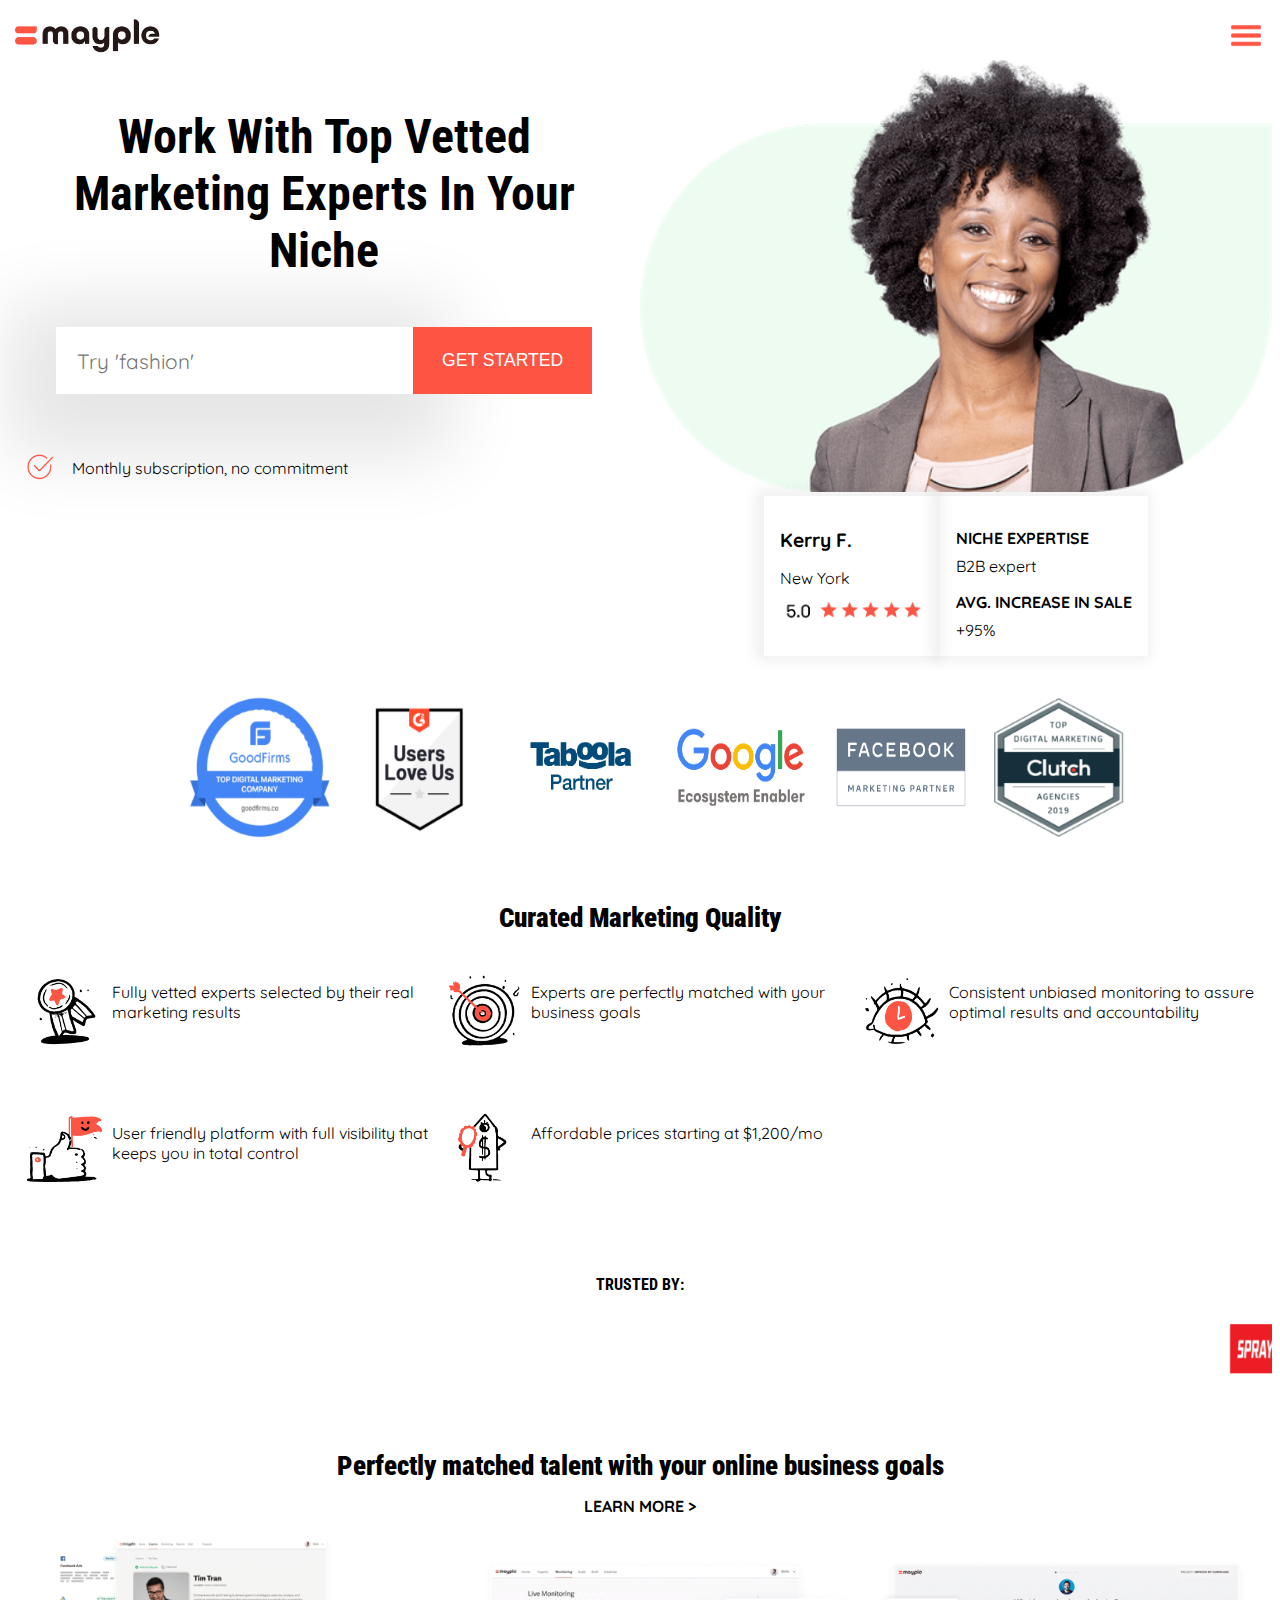
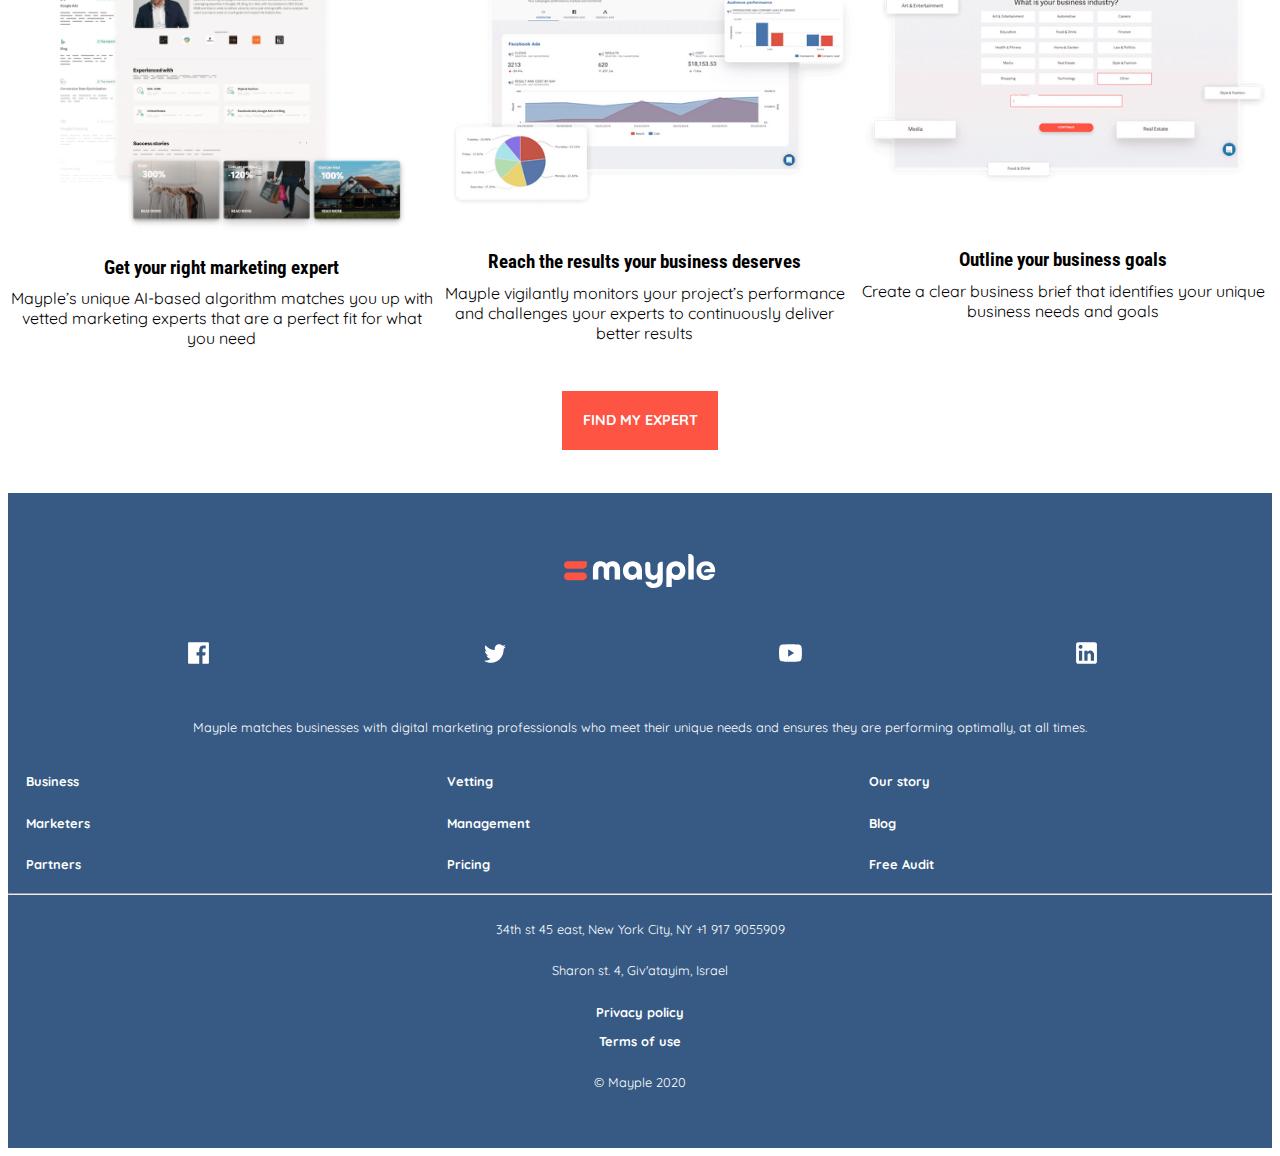
<file: index.html>
<!doctype html>
<html lang="nl">
	
	<head>
		<meta charset="UTF-8">
		<meta name="author" content="Michelle Schoen">
		<meta name="viewport" content="width=device-width, initial-scale=1">
		
		<title>Mayble nagebouwd</title>
		
		<link href="styles/style.css" rel="stylesheet">
		<link href="https://fonts.googleapis.com/css2?family=Roboto+Condensed:wght@400;700&display=swap" rel="stylesheet">
		<link href="https://fonts.googleapis.com/css2?family=Quicksand&display=swap" rel="stylesheet">
		<link href="https://fonts.googleapis.com/css2?family=Quicksand:wght@600&display=swap" rel="stylesheet">
	</head>
	<body>
		<header>
			<a href="index.html">
				<img src="images/logo.png" alt="logo van Mayple">
			</a>
			<button id="hamburger">
			<img src="images/icon.png" alt="menu">
			</button>
			<nav>
				<a href="#" tabindex=0>How can we help? </a>
				<a href="#" tabindex=0>Quality Standard</a>
				<a href="#" tabindex=0>Pricing</a>
				<a href="ourstory.html" tabindex=0>Our Story</a>
				<a href="#" tabindex=0>Blog</a>
				<hr>
				<div>
					<a href="#" tabindex=0>Apply as an expert</a>
					<a href="#" tabindex=0>Log In</a>
					<a href="#"tabindex=0>Get started</a>
				</div>
				
			</nav>
		</header>
		<main>
			<div>
				<h1>Work With Top Vetted Marketing Experts In Your Niche</h1>
				<form action="#">
					<input type= "search" name="search" placeholder="Try 'fashion'" tabindex=0>
					<input type= "submit" value="Get started" tabindex=0>
				</form>
				<div>
					<img src="images/icon3.png" alt="menu">
					<p>Monthly subscription, no commitment</p>
				</div>
			</div>
			<div>
				<img src="images/persoon1.png" alt="lachend persoon" id="persoon">
				<article>
					<div>
						<h2 id="naam-persoon"></h2>
						<p id="locatie"></p>
						<img src="images/sterren.png">
					</div>
					<div >
						<h3>NICHE EXPERTISE</h3>
						<p id="expertise"></p>
						
						<h3>AVG. INCREASE IN SALE</h3>
						<p id="sales"></p>
					</div>
				</article>
			</div>
			<ul>
				<li><img src="images/sponsor1.png"></li>
				<li><img src="images/sponsor2.png"></li>
				<li><img src="images/sponsor3.png"></li>
				<li><img src="images/sponsor4.png"></li>
				<li><img src="images/sponsor5.png"></li>
				<li><img src="images/sponsor6.png"></li>
			</ul>
			<hr>
			
		</main>
		<!-- section 1 -->
		<section>
			<h2>Curated Marketing Quality</h2>
			<ul>
				<li> <img src="images/lijst0.png">Fully vetted experts selected by their real marketing results</li>
				<li> <img src="images/lijst1.png">Experts are perfectly matched with your business goals</li>
				<li><img src="images/lijst2.png">Consistent unbiased monitoring to assure optimal results and accountability
					<li><img src="images/lijst3.png">User friendly platform with full visibility that keeps you in total control</li>
					<li><img src="images/lijst4.png">Affordable prices starting at $1,200/mo</li>
				</ul>
				<h2>Trusted by:</h2>
				<marquee behavior="scroll" direction="left">
				<img src="images/trusted1.png" width="120" height="80" alt="Natural" />
				<img src="images/trusted2.png" width="120" height="80" alt="Natural" />
				<img src="images/trusted3.png" width="120" height="80" alt="Natural" />
				<img src="images/trusted5.png" width="120" height="80" alt="
				Natural" />
				<img src="images/trusted6.png" width="120" height="80" alt="Natural" />
				<img src="images/trusted7.png" width="120" height="80" alt="Natural" />
				</marquee>
			</section>
			<!-- section 2 -->
			<section>
				<h2> Perfectly matched talent with your online business goals </h2>
				<a href="default.asp" tabindex=0>LEARN MORE >
				</a>
				<!-- carrousel -->
				<div !-- id="carrousel" -->
					<article>
						<img src="images/fotocar1.png">
						<h3>Get your right marketing expert</h3>
						<p>Mayple’s unique AI-based algorithm matches you up with vetted marketing experts that are a perfect fit for what you need</p>
					</article>
					<article>
						<img src="images/fotocar2.png">
						<h3>Reach the results your business deserves</h3>
						<p>Mayple vigilantly monitors your project’s performance and challenges your experts to continuously deliver better results</p>
					</article>
					<article>
						<img src="images/fotocar3.png">
						<h3>Outline your business goals</h3>
						<p>Create a clear business brief that identifies your unique business needs and goals</p>
					</article>
				</div>
				<!-- pijltjes carrousel -->
				<div>
					<button id="pijllinks" tabindex=0><img src="images/pijllinks.png"></button>
					<button id="pijlrechts" tabindex=0><img src="images/pijlrechts.png"></button>
				</div>
				<a href="#" tabindex=0>find my expert</a>
			</section>
			<footer>
				<a href="#"><img src="images/logofooter.svg"></a>
				<div>
					<a href="#"><img src="images/social1.svg"></a>
					<a href="#"><img src="images/social2.svg"></a>
					<a href="#"><img src="images/social3.svg"></a>
					<a href="#"><img src="images/social4.svg"></a>
				</div>
				<p>Mayple matches businesses with digital marketing professionals who meet their unique needs and ensures they are performing optimally, at all times.</p>
				<div>
					<a href="#" tabindex=0>Business </a>
					<a href="#" tabindex=0>Vetting</a>
					<a href="#" tabindex=0>Our story</a>
					<a href="#" tabindex=0>Marketers</a>
					<a href="#" tabindex=0>Management</a>
					<a href="#" tabindex=0>Blog</a>
					<a href="#" tabindex=0>Partners</a>
					<a href="#" tabindex=0>Pricing</a>
					<a href="#" tabindex=0>Free Audit</a>
				</div>
				<hr>
				<p>34th st 45 east, New York City, NY +1 917 9055909</p>
				<p>Sharon st. 4, Giv'atayim, Israel</p>
				<a href="#" tabindex=0>Privacy policy</a>
				<a href="#" tabindex=0>Terms of use</a>
				<p>© Mayple 2020</p>
			</div>
		</footer>
		<script src="scripts/script.js"></script>
	</body>
</html>
</file>
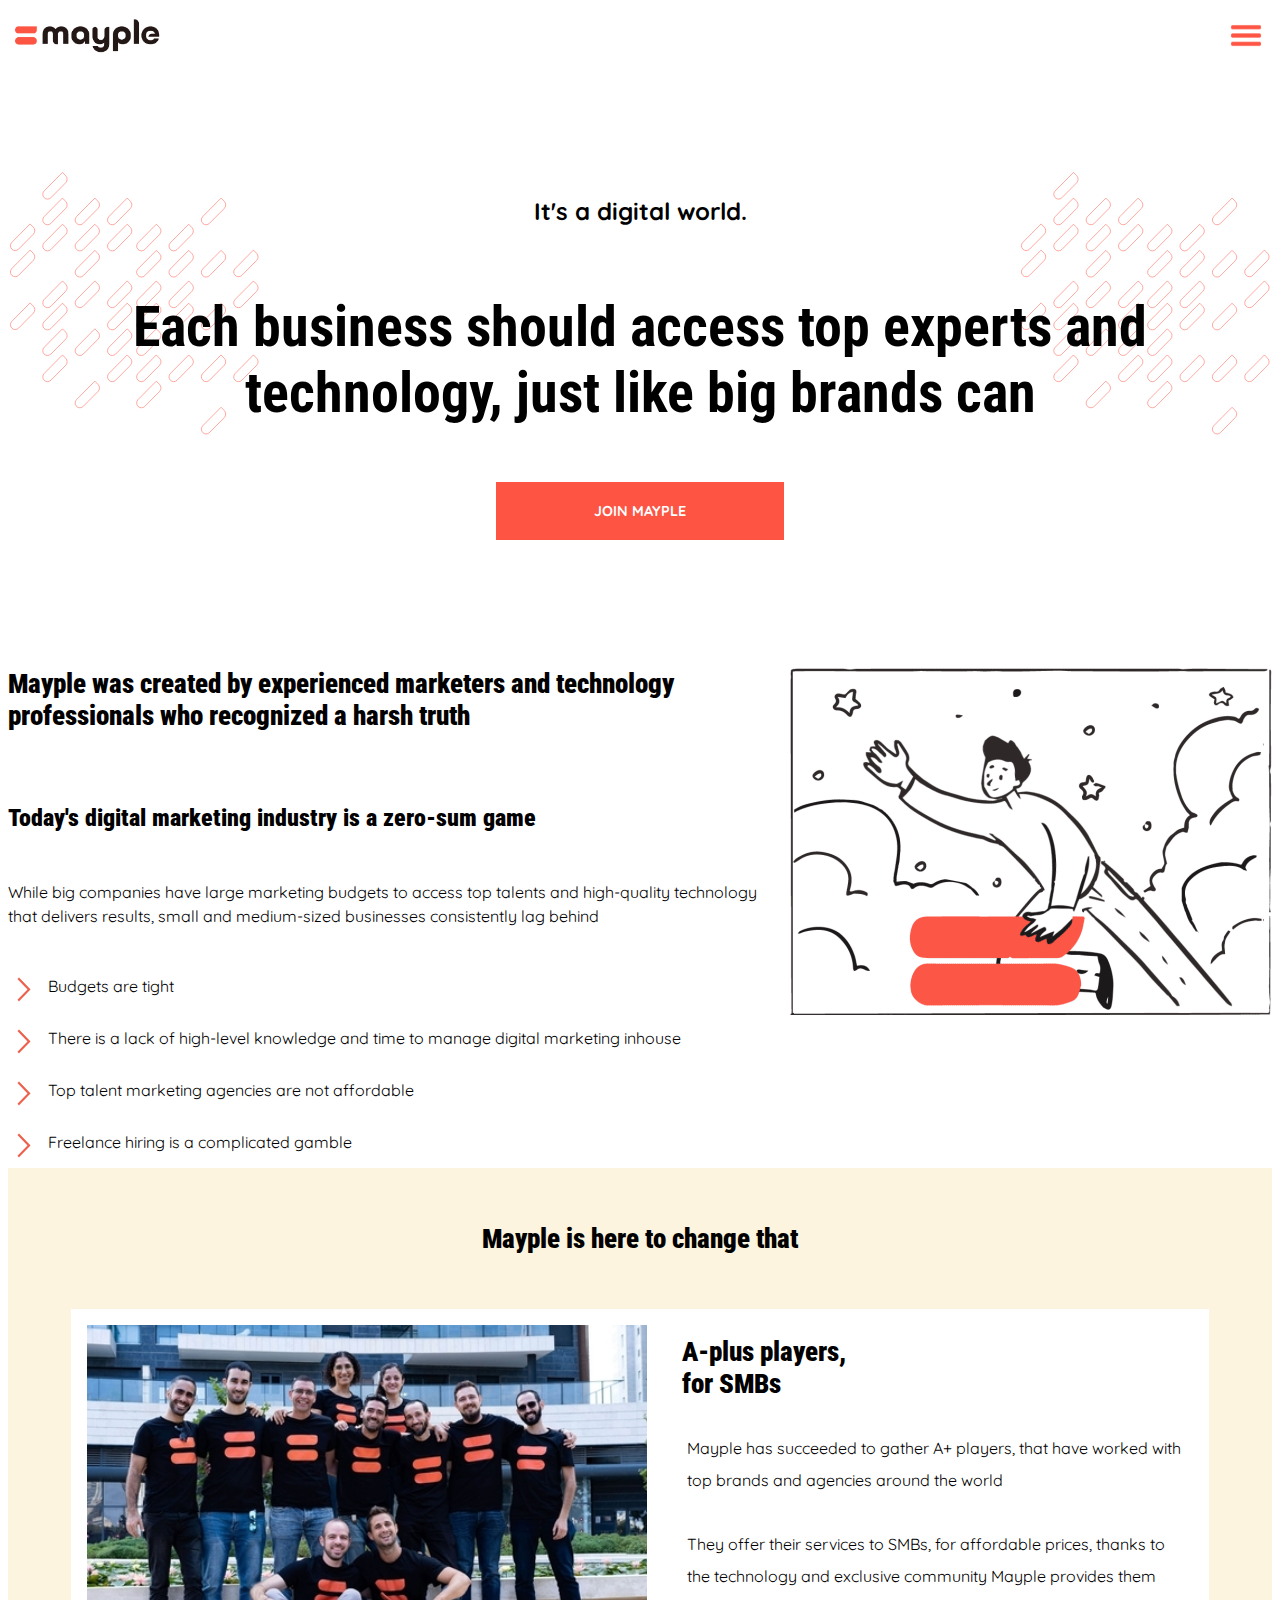
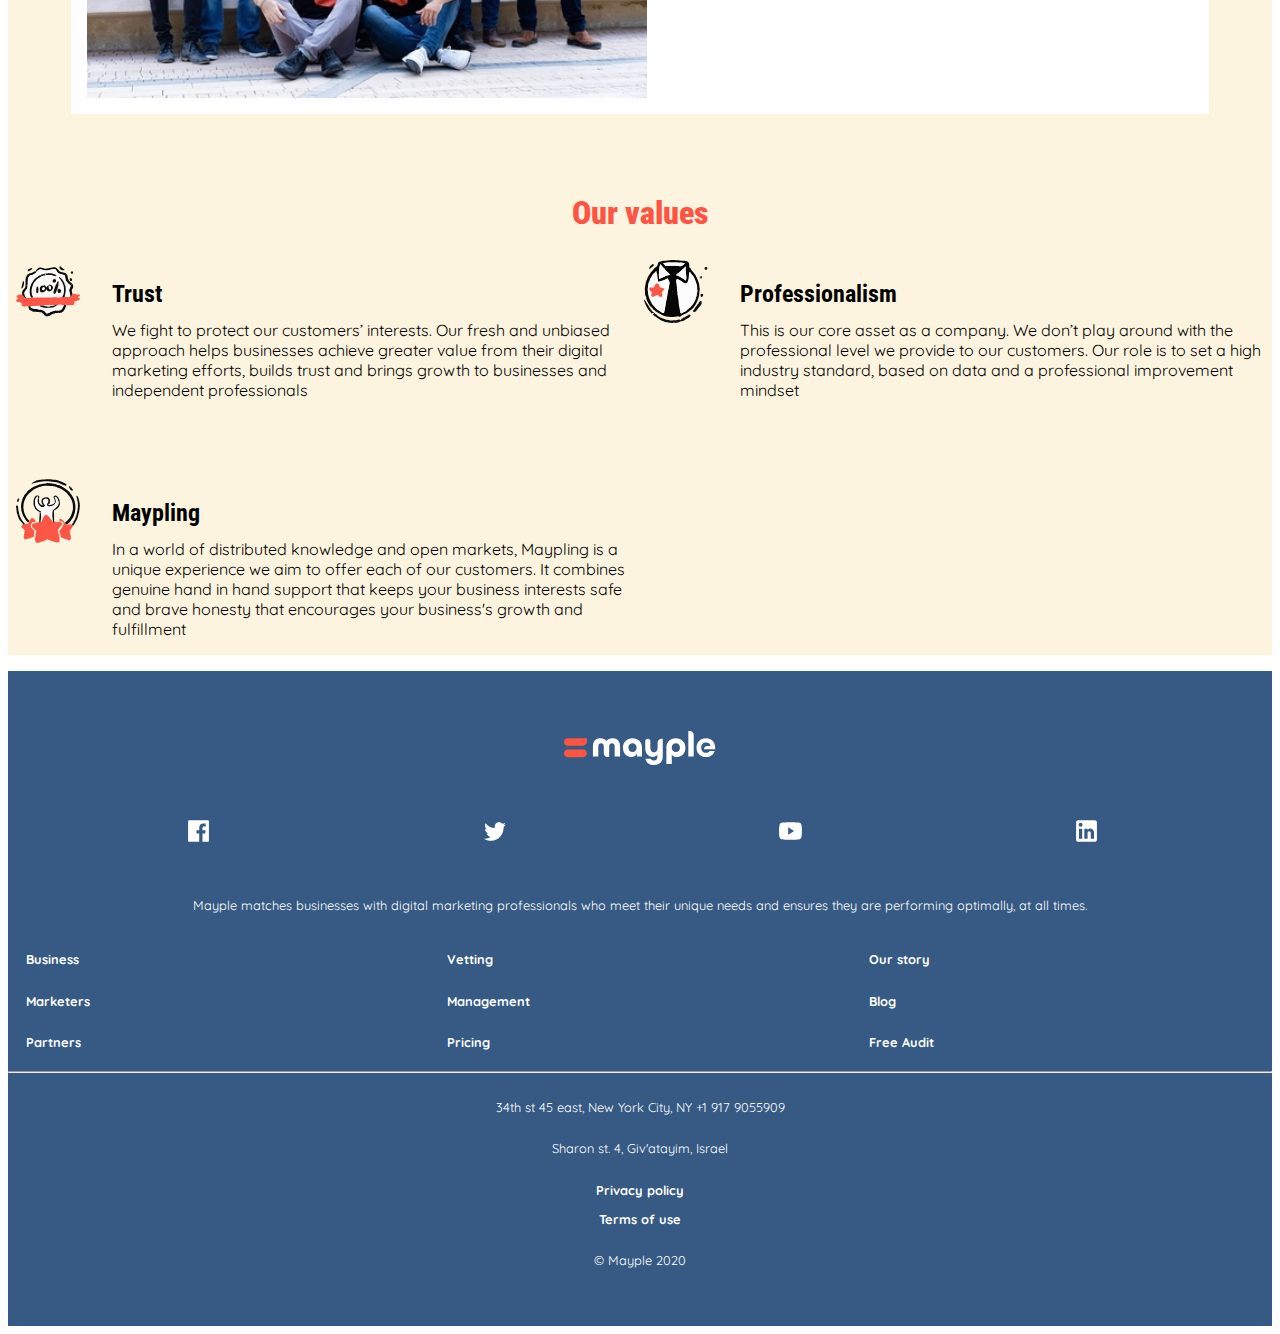
<file: ourstory.html>
<!doctype html>
<!DOCTYPE html>
<html>
	<head>
		<meta charset="UTF-8">
		<meta name="author" content="Michelle Schoen">
		<meta name="viewport" content="width=device-width, initial-scale=1">
		
		<title>Mayple nagebouwd</title>
		
		<link href="styles/style.css" rel="stylesheet">
		<link href="https://fonts.googleapis.com/css2?family=Roboto+Condensed:wght@400;700&display=swap" rel="stylesheet">
		<link href="https://fonts.googleapis.com/css2?family=Quicksand&display=swap" rel="stylesheet">
		<link href="https://fonts.googleapis.com/css2?family=Quicksand:wght@600&display=swap" rel="stylesheet">
	</head>
	<body class="pagina2">
		<header>
			<a href="index.html">
				<img src="images/logo.png" alt="logo van Mayple">
			</a>
			<button id="hamburger" tabindex=0>
			<img src="images/icon.png" alt="menu">
			</button>
			<nav>
				<a href="index.html" tabindex=0>How can we help?</a>
				<a href="#" tabindex=0>Quality Standard</a>
				<a href="#" tabindex=0>Pricing</a>
				<a href="ourstory.html" tabindex=0>Our Story</a>
				<a href="#" tabindex=0>Blog</a>
				<hr>
				<div>
					<a href="#" tabindex=0>Apply as an expert</a>
					<a href="#" tabindex=0>Log In</a>
					<a href="#" tabindex=0>Get started</a>
				</div>
				
			</nav>
		</header>
		<main>
			<img src="images/achtergrond1.svg">
			<img src="images/achtergrond1.svg">
			<h3>It's a digital world.</h3>
			<h1>Each business should access top experts and technology, just like big brands can</h1>
			<a href="#">join mayple</a>
			
		</main>
		<!-- section 1 -->
		<section>
			<div>
				<h2>Mayple was created by experienced marketers and technology professionals who recognized a harsh truth</h2>
				<h2>Today's digital marketing industry is a zero-sum game</h2>
				<p>While big companies have large marketing budgets to access top talents and high-quality technology that delivers results, small and medium-sized businesses consistently lag behind</p>
				<ul>
					<li><img src="images/pijlrechts.png">Budgets are tight</li>
					<li><img src="images/pijlrechts.png">There is a lack of high-level knowledge and time to manage digital marketing inhouse</li>
					<li><img src="images/pijlrechts.png">Top talent marketing agencies are not affordable</li>
					<li><img src="images/pijlrechts.png">Freelance hiring is a complicated gamble</li>
				</ul>
			</div>
			<img src="images/gif.gif">
		</section>
		<!-- section 2  -->
		<section>
			<h2>Mayple is here to change that</h2>
			<article>
				<img src="images/mayple team.jpeg">
				<div>
					<h2>A-plus players,<br>for SMBs</h2>
					<p>Mayple has succeeded to gather A+ players, that have worked with top brands and agencies around the world</p>
					<p>They offer their services to SMBs, for affordable prices, thanks to the technology and exclusive community Mayple provides them</p>
				</div>
			</article>
		</section>
		<!-- section 3 -->
		<section>
			<h2>Our values</h2>
			<ul>
				<li>
					<img src="images/value1.svg">
					<div>
						<h3>Trust</h3>
						<p>We fight to protect our customers’ interests. Our fresh and unbiased approach helps businesses achieve greater value from their digital marketing efforts, builds trust and brings growth to businesses and independent professionals</p>
					</div>
				</li>
				<li>
					<img src="images/value2.svg">
					<div>
						<h3>Professionalism</h3>
						<p>This is our core asset as a company. We don’t play around with the professional level we provide to our customers. Our role is to set a high industry standard, based on data and a professional improvement mindset</p>
					</div>
				</li>
				<li>
					<img src="images/value3.svg">
					<div>
						<h3>Maypling</h3>
						<p>In a world of distributed knowledge and open markets, Maypling is a unique experience we aim to offer each of our customers. It combines genuine hand in hand support that keeps your business interests safe and brave honesty that encourages your business's growth and fulfillment</p>
					</div>
				</li>
			</ul>
		</section>
		<footer>
			<a href="#" tabindex=0><img src="images/logofooter.svg"></a>
			<div>
				<a href="#" tabindex=0><img src="images/social1.svg"></a>
				<a href="#" tabindex=0><img src="images/social2.svg"></a>
				<a href="#" tabindex=0><img src="images/social3.svg"></a>
				<a href="#" tabindex=0><img src="images/social4.svg"></a>
			</div>
			<p>Mayple matches businesses with digital marketing professionals who meet their unique needs and ensures they are performing optimally, at all times.</p>
			<div>
				<a href="#" tabindex=0>Business</a>
				<a href="#" tabindex=0>Vetting</a>
				<a href="#" tabindex=0>Our story</a>
				<a href="#" tabindex=0>Marketers</a>
				<a href="#" tabindex=0>Management</a>
				<a href="#" tabindex=0>Blog</a>
				<a href="#" tabindex=0>Partners</a>
				<a href="#" tabindex=0>Pricing</a>
				<a href="#" tabindex=0>Free Audit</a>
			</div>
			<hr>
			<p>34th st 45 east, New York City, NY +1 917 9055909</p>
			<p>Sharon st. 4, Giv'atayim, Israel</p>
			<a href="#" tabindex=0>Privacy policy</a>
			<a href="#" tabindex=0>Terms of use</a>
			<p>© Mayple 2020</p>
		</footer>
		<script src="scripts/script.js"></script>
	</body>
</html>
</file>
<file: styles/style.css>
/* CSS Document */
*,
*::after,
*::before {
	box-sizing: border-box;
}

body {
	font-family: 'Quicksand', sans-serif;
}

header {
	display: flex;
	justify-content: space-between;

}

header>a img {
	width: 10em;
}

header>button img {
	width: 3em;
	margin-top: 0.5em;
	height: 2.2em;
}

header>button {
	position: relative;
	z-index: 200;
	border-style: none;
	background-color: white;
}

header>a {
	position: relative;
	z-index: 200;
}

nav {
	background-color: white;
	position: absolute;
	left: 0;
	top: 0;
	width: 100vw;
	height: 72vh;
	z-index: 100;
	transform: translateY(-200%);
	transition: 0.5s;
}

.active nav {
	transform: translateY(0);
	transition: 0.5s;
}

nav a {
	justify-content: left;
	margin-top: 2em;
	margin-bottom: 2.5em;
	font-size: 0.9em;
	margin-left: 1em
}

nav>a:first-of-type {
	margin-top: 7em;
}

nav div a {
	justify-content: center;
}

nav div {
	background-color: white;
}

nav div a:last-of-type {
	border-style: none;
	padding: 1.2em;
	background-color: #fd5444;
	text-transform: uppercase;
	color: white;
	font-size: 1.1em;
	margin: 0em 0.5em;
}

h1 {
	text-align: center;
	font-size: 2em;
	margin: 1em;
	font-family: 'Roboto Condensed', sans-serif;
}

main div:first-of-type {
	display: flex;
}

main>div:nth-of-type(1) img:first-of-type {
	width: 2em;
	height: 2em;
	margin-left: 1em;
	margin-top: 0.5em;
}

form {
	display: flex;
	flex-direction: column;
}

input:nth-child(1) {
	border-style: none;
	padding: 1em;
	box-shadow: -5px 19px 72px 44px rgba(0, 0, 0, 0.10);
	margin-bottom: 1em;
	font-size: 1.3em;
	font-family: 'Quicksand', sans-serif;
}

input:nth-child(2) {
	border-style: none;
	padding: 1.2em;
	background-color: #fd5444;
	text-transform: uppercase;
	color: white;
	font-size: 1.1em;
}

/*main div:first-of-type img:first-of-type {
	width: 1.5em;
	height: 1.5em;
	margin-top: 0.8em;
	margin-right: 0.7em*/
}

main div {
	display: flex;
	font-size: 0.9em;
	justify-content: center;
	margin-top: 1em;
}

main div:first-of-type {
	display: block;
}

main div:first-of-type>div {
	display: flex;
}

#persoon {
	width: 100%;
	margin-bottom: 1em;
}

ul {
	list-style: none;
	display: flex;
	flex-wrap: wrap;
}

li img:nth-child(1) {
	width: 6em;
	padding: 0.5em;
}


main article img {
	width: 9em;
	padding-top: 0.5em;
	padding-left: -0.5em;

}

h2 {
	font-size: 1.2em;
	font-weight: 900;

}

h3 {
	font-size: 2.8vw;
	margin-bottom: 0.5em;

}

main article {

	display: flex;
	justify-content: center;
	width: 100%;
	margin-top: -1em;
}

main article div {
	display: flex;
	flex-direction: column;
	box-shadow: -3px -1px 12px 6px rgba(0, 0, 0, 0.06);
	padding: 1em;
	padding-right: 1em;
	border-style: solid 1px gray;

}

main>div:first-of-type p {
	margin: 1em;
}

p {
	margin: 0em;
}


hr {
	background-color: #D1D3D4;
}


li {
	display: flex;
	margin-top: 2em;

}

section li img {
	margin-top: -1.2em;
}

section li {
	margin-left: -2em;
}

section:nth-of-type(2) h2,
section:nth-of-type(1) h2:first-of-type {
	font-family: 'Roboto Condensed', sans-serif;
	text-align: center;
	font-size: 1.7em;
	margin: 0.5em;
	margin-top: 2em;
}



section:first-of-type>h2:nth-of-type(2) {
	font-size: 1em;
	font-family: 'Roboto Condensed', sans-serif;
	font-weight: bold;
	text-transform: uppercase;
	text-align: center;
	margin-top: 5em;
}

a {
	text-decoration: none;
	color: black;
	font-weight: 900;
	display: flex;
	justify-content: center;
}

section:nth-of-type(2) div:nth-of-type(1) {
	overflow-x: hidden;
}


section:nth-of-type(2) div:nth-of-type(2) {
	position: relative;
	display: flex;

}


section:nth-of-type(2) div:nth-of-type(1) {
	display: flex;

}

:root {
	--translate-x: 0%;
}

section:nth-of-type(2) article {
	margin-top: 1em;
	text-align: center;
	display: block;
	min-width: 100%;
	transform: translateX(var(--translate-x))
}


section:nth-of-type(2) div article img {
	width: 100%
}

section:nth-of-type(2) div article h3 {
	text-transform: bold;
	font-size: 1.2em;
	font-family: 'Roboto Condensed', sans-serif;
}

section:nth-of-type(2)>article p {
	font-size: 0.8em;
	line-height: 2em;
	margin-left: 1.5em;
	margin-right: 1.5em;
}

section:nth-of-type(2) div>button:first-of-type,
section:nth-of-type(2) div>button:nth-of-type(2) {
	position: absolute;
	top: 50%;
	width: 1.5em;
	border-style: none;
	background-color: white;
	width: 2em;
	transform: translateY(-800%);
}

section:nth-of-type(2) div button:first-of-type {
	left: 0;
}

section:nth-of-type(2) div button:nth-of-type(2) {
	right: 0;
}


section:nth-of-type(2) a:nth-of-type(2),
.pagina2 main a {
	border-style: none;
	background-color: #fd5444;
	text-transform: uppercase;
	color: white;
	font-size: 0.9em;
	padding: 1.4em;
	margin: 2em;
	margin-left: 5.5em;
	margin-right: 5.5em;
}

section:nth-of-type(2) div button:first-of-type img,
section:nth-of-type(2) div button:nth-of-type(2) img {
	width: 100%
}

footer {
	background-color: #365a84;
	color: white;
	padding-top: 3em;
	padding-bottom: 2em;


}

footer div:first-of-type {
	display: grid;
	grid-template-columns: 1fr 1fr 1fr 1fr;
	margin: 2.5em;
}

footer div a img {
	width: 2em;
}

footer div:nth-of-type(2) {
	display: grid;
	grid-template-columns: 1fr 1fr 1fr;
}

footer div a {
	/*color: white;
	margin: 1em;*/
	display: block;
	padding-left: 0.4em;
}

footer a {
	color: white;
	margin: 1em;
	font-size: 0.8em;
}


footer>p {
	text-align: center;
	font-size: 0.8em;
	margin: 2em;
}


.pagina2 {
	font-size: 1em;
}

.pagina2 main>h3 {
	text-align: center;
	font-size: 1.2em;
}

/*.pagina2 main {
background-image: url("achtergrond2.svg")
}*/
.pagina2 main {
	position: relative;
	margin-top: 7em;
	margin-bottom: 8em;
}

.pagina2 main h1 {
	font-size: 2em;
}

.pagina2 main a {
	margin: 0;
}

.pagina2 main img:first-of-type,
.pagina2 main img:nth-of-type(2) {
	position: absolute;
	top: 0;
	z-index: -1;
	width: 100%;
}

.pagina2 main img:nth-of-type(2) {
	display: none;
}

.pagina2 section:first-of-type {
	background-color: white;
}

.pagina2>section:first-of-type h2:nth-of-type(2) {
	margin-bottom: 2em;
	font-family: 'Roboto Condensed', sans-serif;
	text-transform: none;
	font-size: 1.5em;
	margin-top: 3em;
}

.pagina2>section:first-of-type p {
	text-align: center;
	font-size: 1.5;
	margin: 1em;
	line-height: 1.5em;
}

.pagina2 section:first-of-type ul:first-of-type li img {
	width: 1em;
	height: 1.7em;
	margin: 0;
	padding: 0;
	margin-bottom: -1.5em;
	margin-right: 1em;
}

.pagina2 section:first-of-type>img {
	width: 100%;
	height: 100%;
	margin-bottom: 3em;
}

.pagina2 section:nth-of-type(2) article img {
	width: 90%;
	margin: 1em;
}

.pagina2 section:nth-of-type(2) div {
	display: block;
}

.pagina2 section:nth-of-type(2)>h2:first-of-type {
	margin: 2em;
}

.pagina2 section:nth-of-type(2) article h2 {
	text-align: left;
	margin: 0;
	margin-left: 0.7em;
	margin-bottom: 1em;
	margin-top: 1em;
}

.pagina2 section:nth-of-type(2) {
	/*position: relative;*/
	display: flex;
	flex-direction: column;
	justify-content: center;
	background-color: #fcf4de;
}

.pagina2 section:nth-of-type(2) article {
	text-align: left;
	/*position: absolute;*/
	background-color: white;
	width: 90%;
	top: 7em;
	justify-content: center;
	margin: auto;
}

.pagina2 section:nth-of-type(2) article p {
	font-size: 1em;
	margin-bottom: 2em;
	margin-top: 2em;

}

.pagina2 section:nth-of-type(3) {
	background-color: #fcf4de;
	padding-top: 5em;

}

.pagina2 section:nth-of-type(3) h2 {
	font-family: 'Roboto Condensed', sans-serif;
	text-transform: none;
	font-size: 2em;
	text-align: center;
	color: #fd5444;
	margin: 0;

}

.pagina2 section:nth-of-type(3) ul li div h3 {
	font-family: 'Roboto Condensed', sans-serif;
	font-size: 1.5em;
	margin: 0;
	margin-bottom: 0.5em;
}

.pagina2 section:nth-of-type(3) ul li img {
	margin-bottom: 7em;
	padding: 0;
	width: 4em;
	margin-right: 2em;
}

/*.pagina2 section:nth-of-type(3) ul li:nth-of-type(2) img {
	margin-top: 0.2em;*/
}

/*waarom doet deze het niet???*/
.pagina2 section:nth-of-type(3) ul li div p {
	font-size: 0.7em;
	color: gray;
	background-color: pink;
}

@media (min-width: 400px) {
	.pagina2 main a {
		width: 20em;
		margin: auto;
	}
}


@media (min-width: 800px) {
	main {
		display: grid;
		grid-template-columns: 1fr 1fr;
	}

	main h1 {
		font-size: 3em;
	}

	main h3 {
		font-size: 1em;
	}

	main form {
		display: grid;
		grid-template-columns: 2fr 1fr;
		margin: 3em;
		padding: 0;
	}

	main input:first-of-type {
		margin: 0;
	}

	main hr {
		display: none;
		min-width: 100;
	}

	main ul {
		grid-column: 1 / -1;
		flex-wrap: nowrap;
		margin: auto;
	}

	main ul li img:nth-child(1) {
		width: 10em;
		padding: 0.5em;
	}

	section:first-of-type ul:first-of-type {
		display: grid;
		grid-template-columns: 1fr 1fr 1fr;
		grid-gap: 2em;
	}

	section:nth-of-type(2) {
		display: block;
	}


	section:nth-of-type(2) article {
		min-width: 33%
	}

	section:nth-of-type(2) div:nth-of-type(2) {
		display: none;

	}

	section:nth-of-type(2) {
		display: flex;
		flex-direction: column;
		justify-content: center;
	}

	section:nth-of-type(2) a:last-of-type {
		margin: auto;
		margin-top: 3em;
		margin-bottom: 3em;
	}

	.pagina2 main {
		display: flex;
		flex-direction: column;
		justify-content: center;
	}

	.pagina2 main img:first-of-type,
	.pagina2 main img:nth-of-type(2) {
		width: 20%
	}

	.pagina2 main img:nth-of-type(2) {
		right: 0;
	}

	.pagina2 main img:nth-of-type(2) {
		display: initial;
	}

	.pagina2 main h1 {
		font-size: 3.5em;
	}

	.pagina2 main h3 {
		font-size: 1.5em;
	}

	.pagina2 main a {
		width: 20em;
		margin: auto;
	}

	.pagina2 section:first-of-type {
		display: flex;

	}

	.pagina2 section:first-of-type div {
		display: flex;
		flex-direction: column;
		margin-right: 2em;
	}

	.pagina2 section:first-of-type div h2,
	.pagina2 section:first-of-type div p {
		text-align: left;
		align-content: left;
		margin: 0;
	}

	.pagina2 section:first-of-type img {
		width: 50em;

	}

	.pagina2 section:first-of-type div ul {
		display: block;
	}

	.pagina2 section:nth-of-type(2) {
		background-color: #fcf4de;
		display: flex;
		flex-direction: column;
		justify-content: center;
	}

	.pagina2 section:nth-of-type(2) article {
		display: flex;
	}

	.pagina2 section:nth-of-type(3) ul {
		display: grid;
		grid-template-columns: 1fr 1fr;
		grid-gap: 2em;
	}

	footer div:first-of-type a {
		display: flex;
		justify-content: center;
	}

}
</file>
